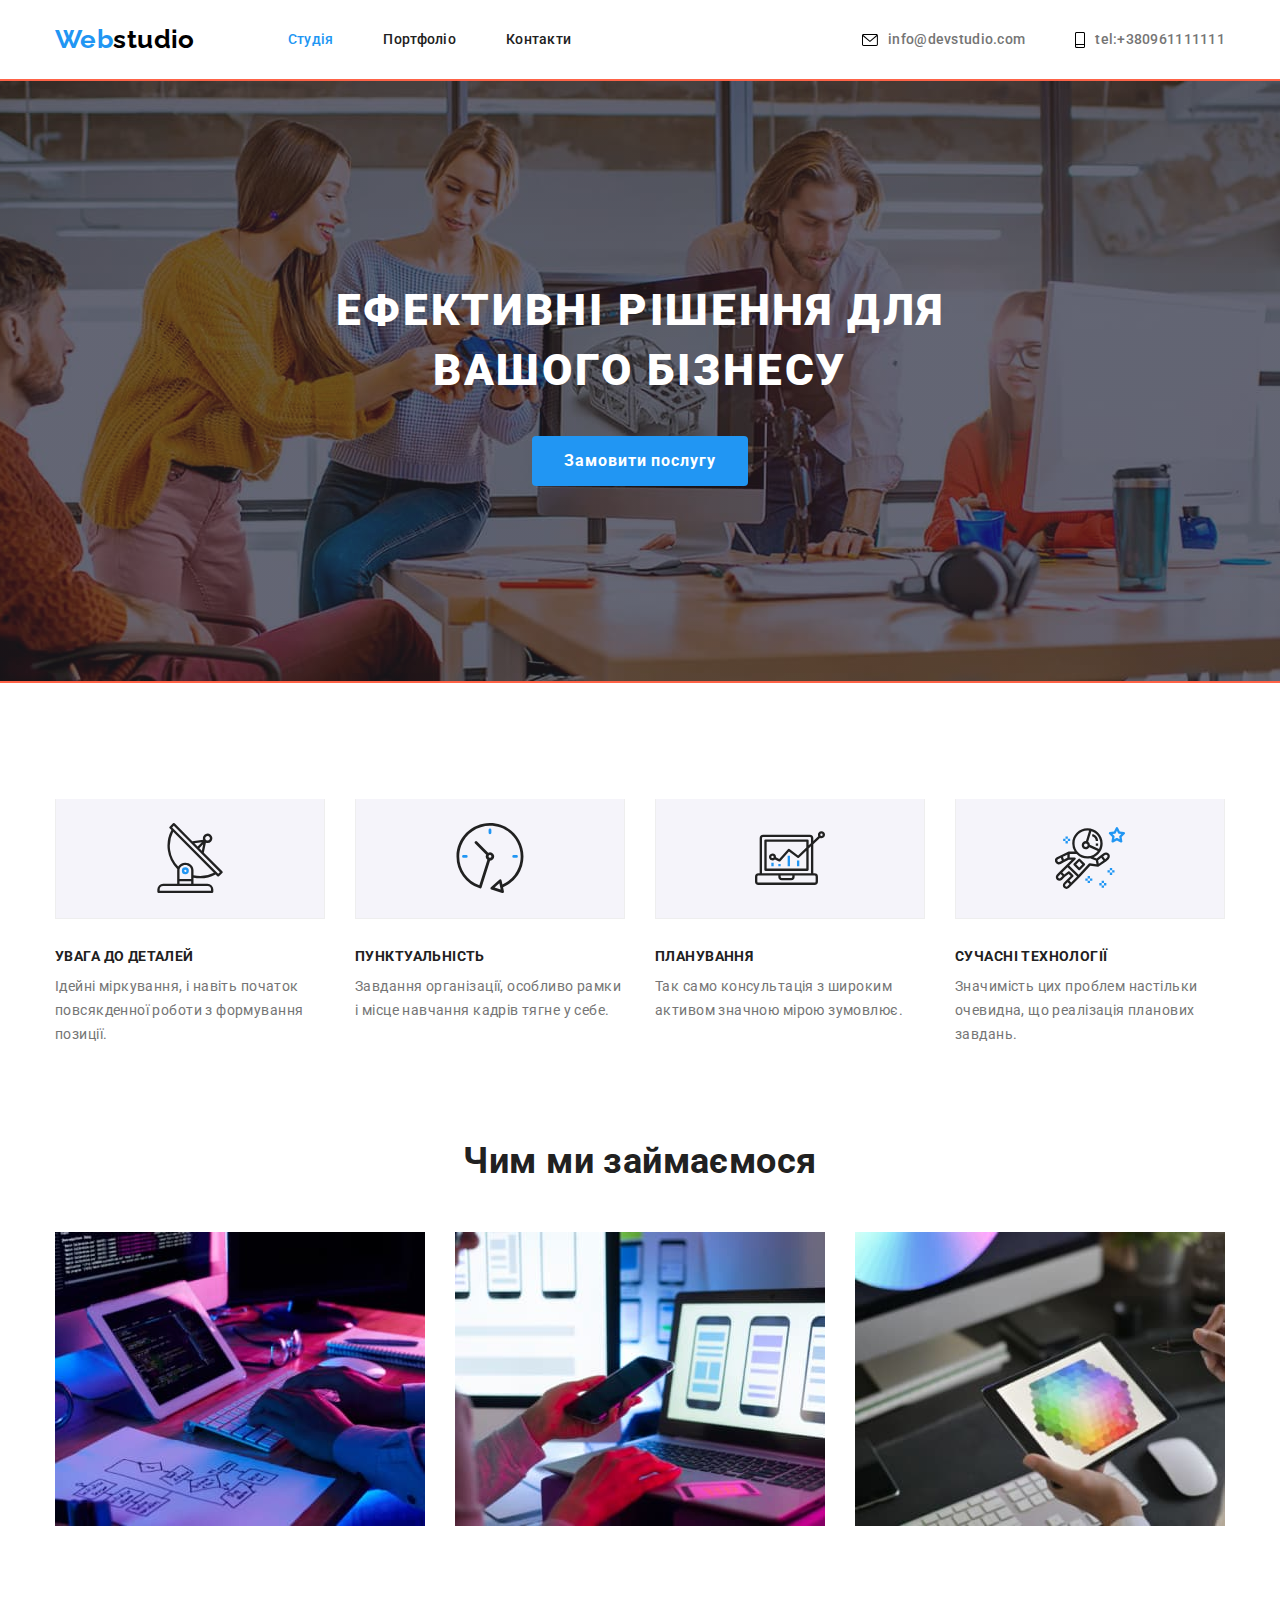
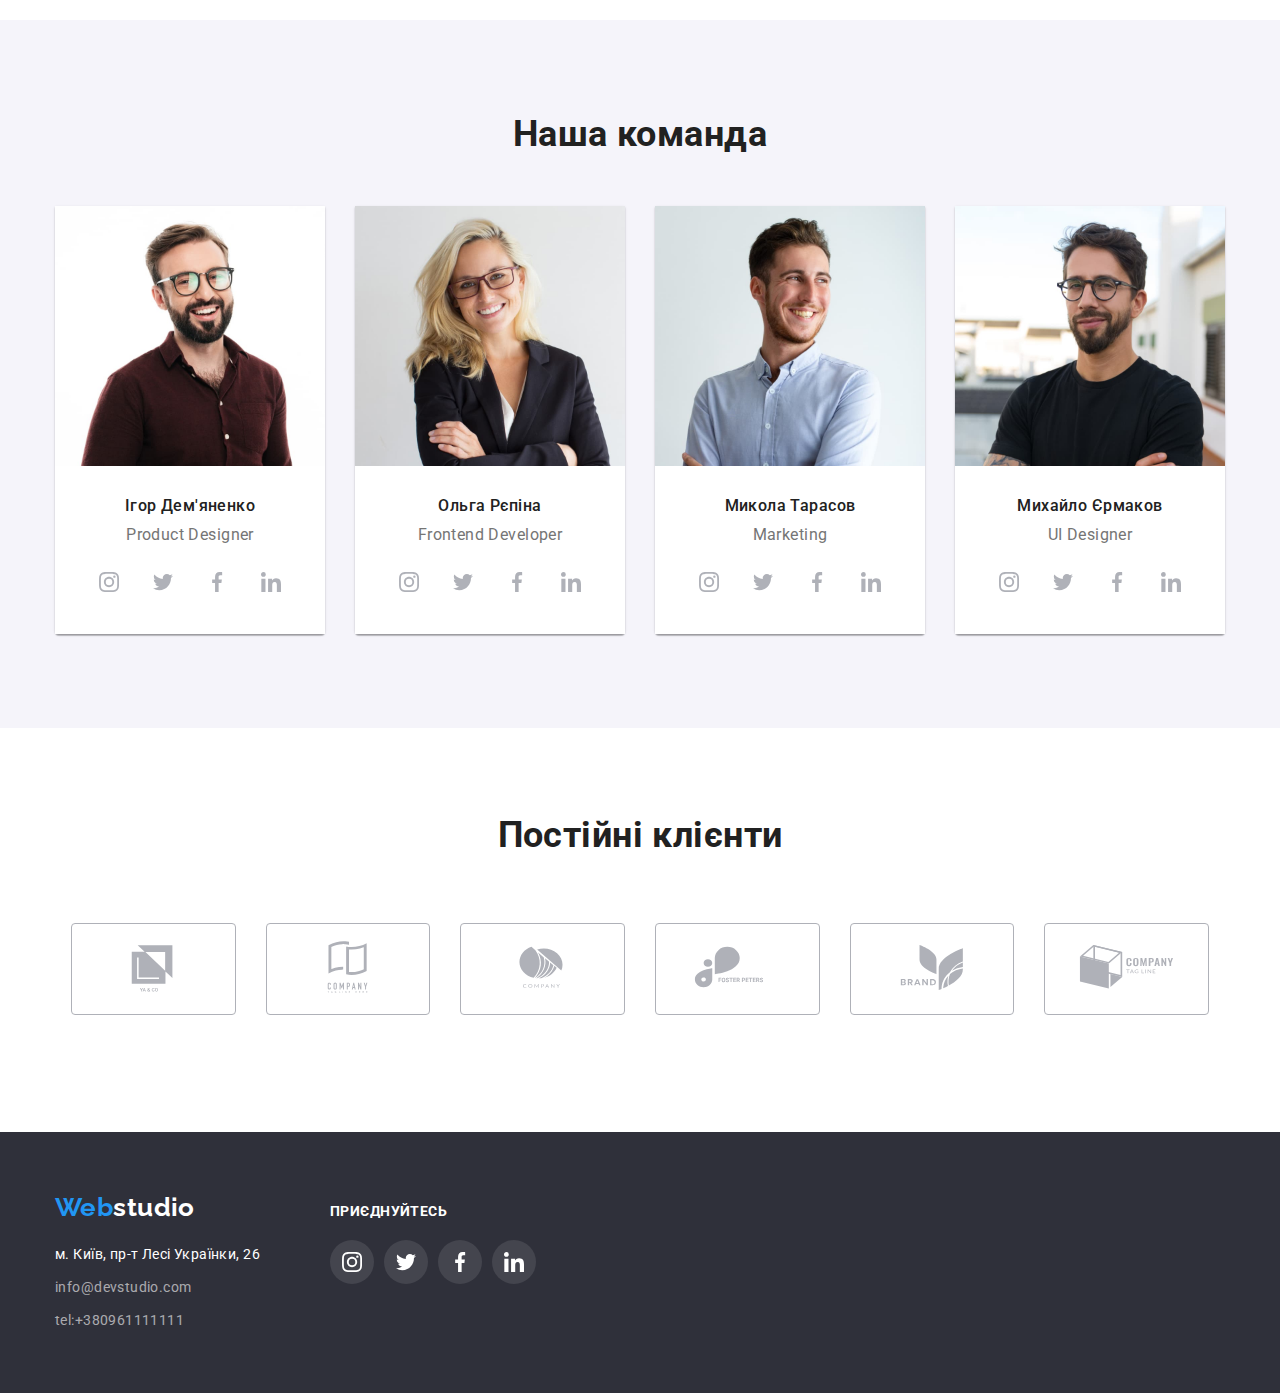
<file: index.html>
<!DOCTYPE html>
<html lang="uk">
<head>
    <meta charset="UTF-8">
    <meta http-equiv="X-UA-Compatible" content="IE=edge">
    <meta name="viewport" content="width=device-width, initial-scale=1.0">
    <title>home work 4</title>
    <link href="https://fonts.googleapis.com/css2?family=Raleway:wght@700&family=Roboto:wght@400;500;700;900&display=swap"
        rel="stylesheet">
        <link rel="https://cdnjs.cloudflare.com/ajax/libs/modern-normalize/1.1.0/modern-normalize.min.css">
        <link rel="stylesheet" href="./css/styles.css">
    </head>
<body>
    <!-- шапка сайту-->
     <header class="header">
        <div class="container container-header">
             <nav class="nav">
        <a href="./portfolio.html" class="logo">Web<span class="word">studio</span></a>
        <ul class="site-nav-list">
            <li class="site-nav-list-item"><a href="" class="link-current">Студія</a></li>
            <li class="site-nav-list-item"><a href="./portfolio.html" class="link">Портфоліо</a></li>
            <li class="site-nav-list-item"><a href="" class="link">Контакти</a></li>
        </ul> 
         </nav>
    <ul class="contacts">
        <li class="contacts-item">
        <svg class="svgadres">
            <use href="./img/symbol-defs.svg#icon-adres"></use>
        </svg>
        <a href="mailto:info@devstudio.com" class="mail">info@devstudio.com</a></li>
        <li class="contacts-item">
            <svg class="svgphone">
                <use href="./img/symbol-defs.svg#icon-smartphone"></use>
            </svg>
            <a href="tel:+380961111111" class="phone">tel:+380961111111</a></li>
    </ul>
       </div>
      </header> 
      <!--Секція Герой-->
   <main>

   <section class="hero overlay">
           <div class="container">
           <h1 class="hero-title">Ефективні рішення для<br/>вашого бізнесу</h1>
        <button type="button" class="button">Замовити послугу</button>   
    </div>
      </section>
   
   <section class="our-advantages">
    <div class="container">
        <h2 class="title-invisible">Наші переваги</h2>
          <ul class="our-advantages-list">
             <li class="advantage">
                <div class="our-advantages-cards">
                    <svg class="advantages-icon">
                        <use href="./img/symbol-defs.svg#icon-antenna"></use>
                    </svg>
                </div>
                    <h3 class="title">УВАГА ДО ДЕТАЛЕЙ</h3><p class="text">Ідейні міркування, і навіть початок повсякденної роботи з формування позиції.</p></li>
             <li class="advantage">
                <div class="our-advantages-cards">
                <svg class="advantages-icon">
                    <use href="./img/symbol-defs.svg#icon-clock"></use>
                </svg>
            </div>
                <h3 class="title">ПУНКТУАЛЬНІСТЬ</h3><p class="text">Завдання організації, особливо рамки і місце навчання кадрів тягне у себе.</p></li>
             <li class="advantage">
                <div class="our-advantages-cards">
                <svg class="advantages-icon">
                    <use href="./img/symbol-defs.svg#icon-diagram"></use>
                </svg>
            </div>
                <h3 class="title">ПЛАНУВАННЯ</h3><p class="text"> Так само консультація з широким активом значною мірою зумовлює.</p></li>
             <li class="advantage">
                <div class="our-advantages-cards">
                <svg class="advantages-icon">
                    <use href="./img/symbol-defs.svg#icon-astronaut"></use>
                </svg> 
            </div>
                <h3 class="title">СУЧАСНІ ТЕХНОЛОГІЇ</h3><p class="text">Значимість цих проблем настільки очевидна, що реалізація планових завдань.</p></li>
        </ul>
        </div>
         </section>
   
   <section class="what-we-do">
    <div class="container">
        <h2 class="title">Чим ми займаємося</h2>
    <ul class="what-we-do-list">
        <li class="what-we-do-list-card"><img src="./img/box1.jpg" alt="програміст набирає код на планшеті" width="370"></li>
        <li class="what-we-do-list-card"><img src="./img/box2.jpg" alt="програміст працєю з інтерфейсом телефону на компьютере" width="370"></li>
        <li class="what-we-do-list-card"><img src="./img/box3.jpg" alt="програміст обирає колір з палітри кольорів на планшеті" width="370"></li>
    </ul>
    </div>
       </section>
    
   <section class="team">
    <div class="container">
        <h2 class="title">Наша команда</h2>
    <ul class="team-list">
        <li class="team-list-men"><img src="./img/img8.jpg" alt="усміхнений чоловік в окулярах 35 років" width="270">
            <div class="profi-name"><h3 class="title-name">Ігор Дем'яненко</h3>
                 <p class="text">Product Designer</p>
                 <ul class="team-social">
                    <li class="team-social-card"> 
                    <a href="#" class="team-icon">
                        <svg class="team-icon-card" width="20" height="20"><use href="./img/symbol-defs.svg#icon-instagram"></use>
                        </svg>
                    </a>
                </li>
                    <li class="team-social-card">
                        <a href="#" class="team-icon">
                        <svg class="team-icon-card" width="20" height="20"><use href="./img/symbol-defs.svg#icon-twitter"></use>
                    </svg>
                </a>
            </li> 
                    <li class="team-social-card">
                        <a href="#" class="team-icon">
                            <svg class="team-icon-card" width="20" height="20"><use href="./img/symbol-defs.svg#icon-facebook"></use>
                        </svg>
                    </a>
                    </li>
                    <li class="team-social-card">
                        <a href="#" class="team-icon">
                            <svg class="team-icon-card" width="20" height="20">
                                <use href="./img/symbol-defs.svg#icon-linkedin"></use>
                        </svg>
                    </a>
                    </li>  
             </ul>
            </div>
        </li>
         <li class="team-list-men">
                <img src="./img/img9.jpg" alt="усміхнена жінка в окулярах" width="270">
            <div class="profi-name">
                <h3 class="title-name">Ольга Рєпіна</h3>
                <p class="text">Frontend Developer</p>
                <ul class="team-social">
                    <li class="team-social-card"> 
                    <a href="#" class="team-icon">
                        <svg class="team-icon-card"><use href="./img/symbol-defs.svg#icon-instagram"></use>
                        </svg>
                    </a>
                </li>
                    <li class="team-social-card">
                        <a href="#" class="team-icon">
                        <svg class="team-icon-card"><use href="./img/symbol-defs.svg#icon-twitter"></use>
                    </svg>
                </a>
            </li> 
                    <li class="team-social-card">
                        <a href="#" class="team-icon">
                            <svg class="team-icon-card"><use href="./img/symbol-defs.svg#icon-facebook"></use>
                        </svg>
                    </a>
                    </li>
                    <li class="team-social-card">
                        <a href="#" class="team-icon">
                            <svg class="team-icon-card"><use href="./img/symbol-defs.svg#icon-linkedin"></use>
                        </svg>
                    </a>
                    </li>  
             </ul>
            </div>
        </li>
        <li class="team-list-men">
                <img src="./img/img10.jpg" alt="усміхнений молодик у блакитній сорочці" width="270">
            <div class="profi-name">
                <h3 class="title-name">Микола Тарасов</h3>
                <p class="text">Marketing</p>
                <ul class="team-social">
                    <li class="team-social-card"> 
                    <a href="#" class="team-icon">
                        <svg class="team-icon-card"><use href="./img/symbol-defs.svg#icon-instagram"></use>
                        </svg>
                    </a>
                </li>
                    <li class="team-social-card">
                        <a href="#" class="team-icon">
                        <svg class="team-icon-card"><use href="./img/symbol-defs.svg#icon-twitter"></use>
                    </svg>
                </a>
            </li> 
                    <li class="team-social-card">
                        <a href="#" class="team-icon">
                            <svg class="team-icon-card"><use href="./img/symbol-defs.svg#icon-facebook"></use>
                        </svg>
                    </a>
                    </li>
                    <li class="team-social-card">
                        <a href="#" class="team-icon">
                            <svg class="team-icon-card"><use href="./img/symbol-defs.svg#icon-linkedin"></use>
                        </svg>
                    </a>
                    </li>  
             </ul>
             </div>
         </li>
        <li class="team-list-men">
                <img src="./img/img11.jpg" alt="бородатий усміхнений молодик в окулярах" width="270">
            <div class="profi-name">
                <h3 class="title-name">Михайло Єрмаков</h3>
                <p class="text">UI Designer</p>
                <ul class="team-social">
                    <li class="team-social-card"> 
                    <a href="#" class="team-icon">
                        <svg class="team-icon-card"><use href="./img/symbol-defs.svg#icon-instagram"></use>
                        </svg>
                    </a>
                </li>
                    <li class="team-social-card">
                        <a href="#" class="team-icon">
                        <svg class="team-icon-card"><use href="./img/symbol-defs.svg#icon-twitter"></use>
                    </svg>
                </a>
            </li> 
                    <li class="team-social-card">
                        <a href="#" class="team-icon">
                            <svg class="team-icon-card"><use href="./img/symbol-defs.svg#icon-facebook"></use>
                        </svg>
                    </a>
                    </li>
                    <li class="team-social-card">
                        <a href="#" class="team-icon">
                            <svg class="team-icon-card"><use href="./img/symbol-defs.svg#icon-linkedin"></use>
                        </svg>
                    </a>
                    </li>  
             </ul>
            </div>
         </li>   
    </ul>
    </div>
    </section>

    <section class="customers">
<div class="container">
<h3 class="title">Постійні клієнти</h3>
<ul class="customers-list">
    <li class="customers-list-card">
        <a href="#" class="customers-list-link">
            <svg class="customer-icon" width="106" height="60">
              <use href="./img/symbol-defs.svg#icon-groups"></use>
            </svg>
        </a>
        </li>
        <li class="customers-list-card">
            <a href="#" class="customers-list-link">
                <svg class="customer-icon" width="106" height="60">
                  <use href="./img/symbol-defs.svg#icon-companys"></use>
                </svg>
            </a>
            </li>
            <li class="customers-list-card">
                <a href="#" class="customers-list-link">
                    <svg class="customer-icon" width="106"height="60">
                      <use href="./img/symbol-defs.svg#icon-companyrauns"></use>
                    </svg>
                </a>
                </li>
                <li class="customers-list-card">
                    <a href="#" class="customers-list-link">
                        <svg class="customer-icon" width="106"height="60">
                          <use href="./img/symbol-defs.svg#icon-partnerss"></use>
                        </svg>
                    </a>
                    </li>
                    <li class="customers-list-card">
                        <a href="#" class="customers-list-link">
                            <svg class="customer-icon" width="106" height="60">
                              <use href="./img/symbol-defs.svg#icon-brends"></use>
                            </svg>
                        </a>
                        </li>
                        <li class="customers-list-card">
                            <a href="#" class="customers-list-link">
                                <svg class="customer-icon" width="106" height="60">
                                  <use href="./img/symbol-defs.svg#icon-companylinks"></use>
                                </svg>
                            </a>
                         </li>
                    </ul>
             </div>
        </section>
    </main>
        <!--Footer-->
        <footer class="footer">
            <div class="container footerlogo">
               <div class="container-footer">
                <a href="./portfolio.html" class="logo">Web<span class="word">studio</span></a>
                <address class="adress">
                    <ul class="adress-list">
                        <li class="adress-list-item"><a href="#" class="post">м. Київ, пр-т Лесі Українки, 26</a></li>
                        <li class="adress-list-item"><a href="mailto:info@devstudio.com" class="mails">info@devstudio.com</a>
                        </li>
                        <li class="adress-list-item"><a href="tel:+380961111111" class="phones">tel:+380961111111</a></li>
                    </ul>
                </address>
            </div>
                <div class="container-footer-insta">
                    <p class="footer-title">ПРИЄДНУЙТЕСЬ</p>
                    <ul class="footer-list">
                        <li class="footer-social-list">
                            <a href="#" class="footer-icon">
                            <svg class="footer-svg" width="20" height="20">
                                <use href="./img/symbol-defs.svg#icon-instagram"></use></svg></a>
                         </li>
                         <li class="footer-social-list">
                            <a href="#" class="footer-icon">
                            <svg class="footer-svg" width="20" height="20">
                                <use href="./img/symbol-defs.svg#icon-twitter"></use></svg></a>
                         </li>
                         <li class="footer-social-list">
                            <a href="#" class="footer-icon">
                            <svg class="footer-svg" width="20" height="20">
                                <use href="./img/symbol-defs.svg#icon-facebook"></use></svg></a>
                         </li>
                         <li class="footer-social-list">
                            <a href="#" class="footer-icon">
                            <svg class="footer-svg" width="20" height="20">
                                <use href="./img/symbol-defs.svg#icon-linkedin"></use></svg></a>
                         </li>
                    </ul>
                </div>
            </div>
            
        </footer>
        </body>
        </html>
</file>
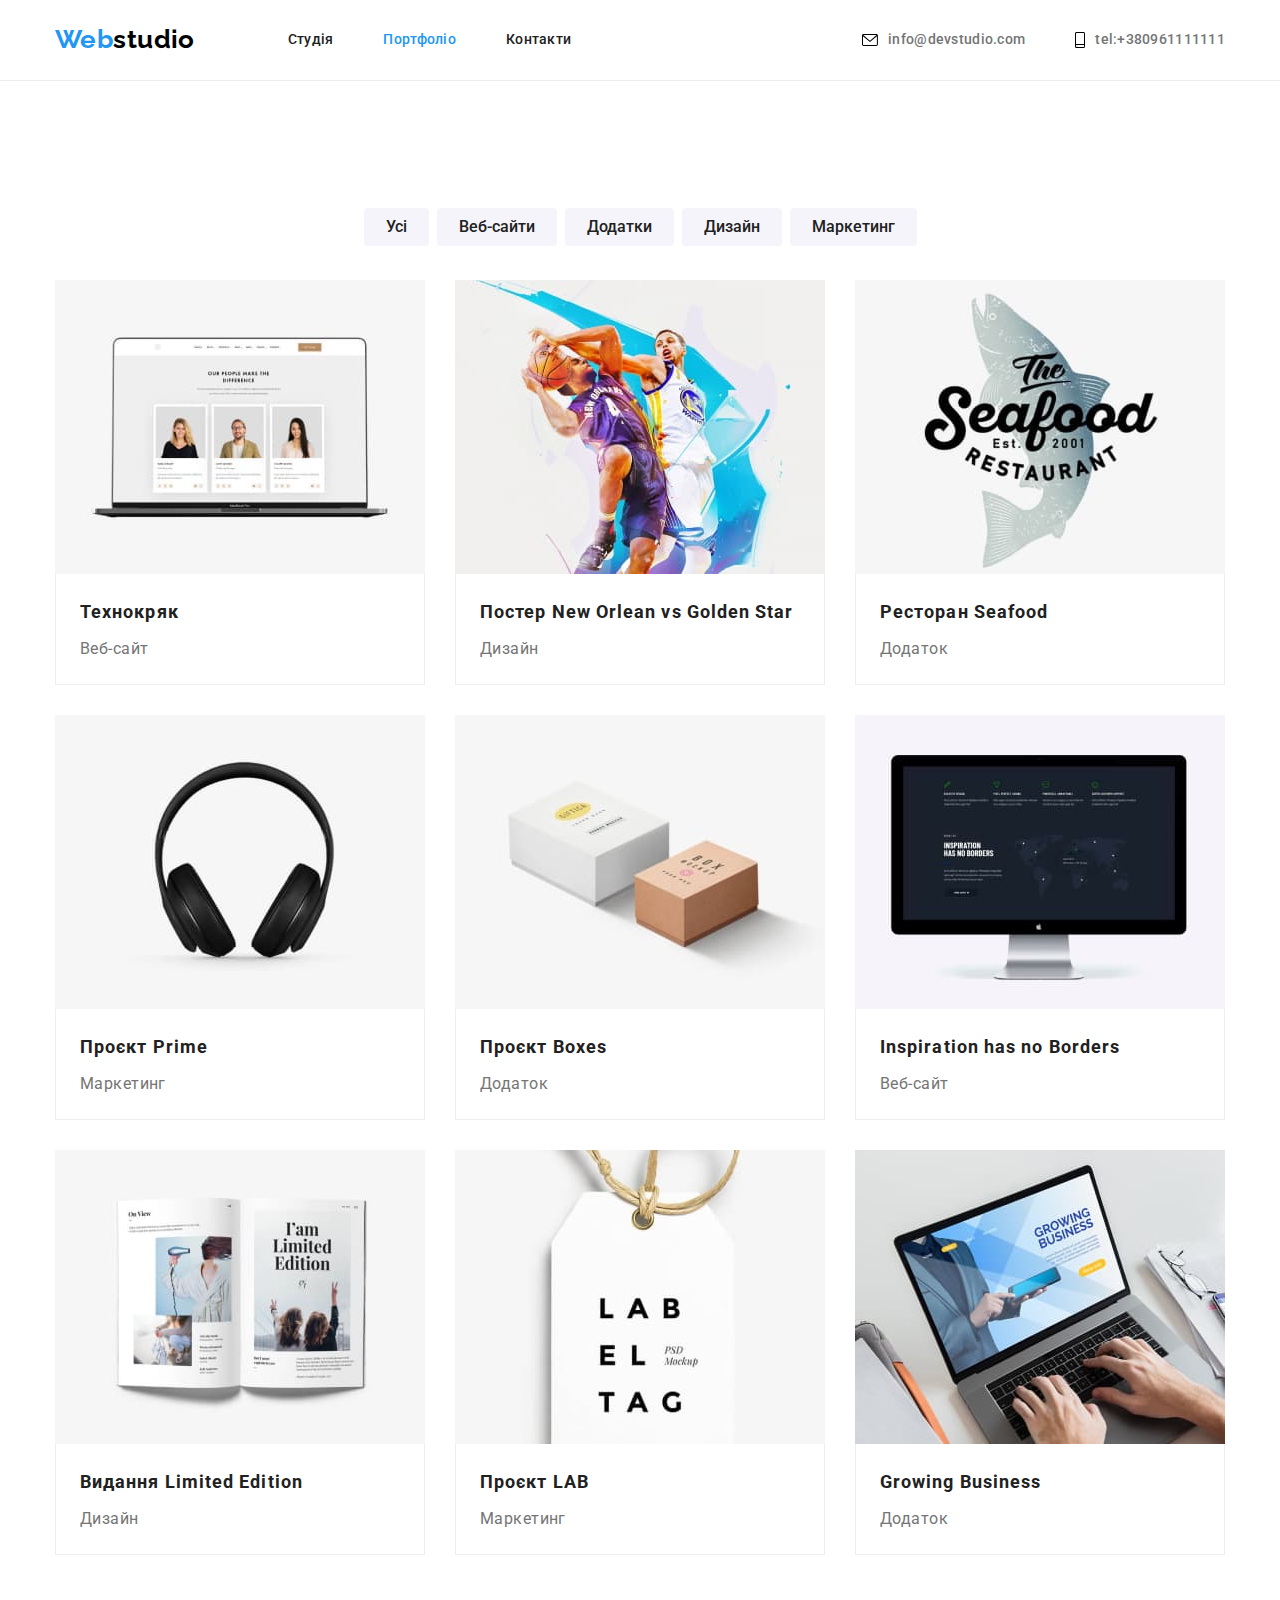
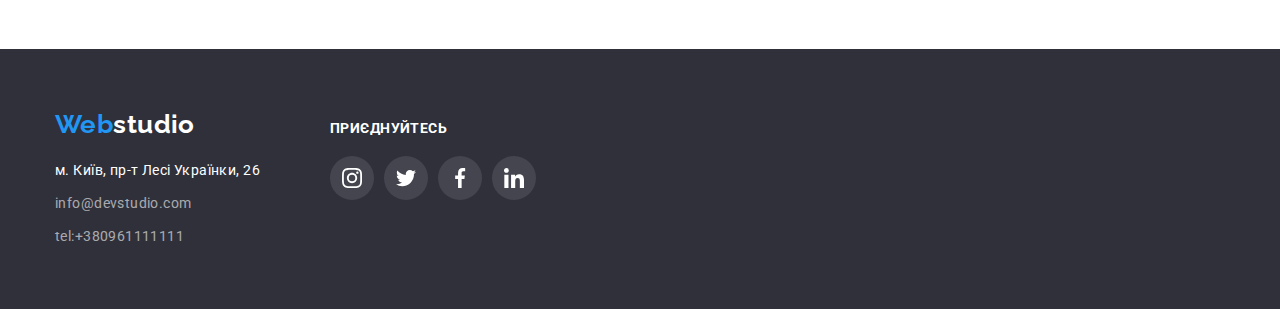
<file: portfolio.html>
<!DOCTYPE html>
<html lang="uk">
<head>
    <meta charset="UTF-8">
    <meta http-equiv="X-UA-Compatible" content="IE=edge">
    <meta name="viewport" content="width=device-width, initial-scale=1.0">
    <title>home work 4</title>
<link href="https://fonts.googleapis.com/css2?family=Raleway:wght@700&family=Roboto:wght@400;500;700;900&display=swap"
    rel="stylesheet">
    <link rel="https://cdnjs.cloudflare.com/ajax/libs/modern-normalize/1.1.0/modern-normalize.min.css">
    <link rel="stylesheet" href="./css/styles.css">
</head>
<body class="page">
    <!-- шапка сайту-->
    <header class="header">
        <div class="container container-header">
            <nav class="nav">
                <a href="./index.html" class="logo">Web<span class="word">studio</span></a>
                <ul class="site-nav-list">
                    <li class="site-nav-list-item"><a href="./index.html" class="link">Студія</a></li>
                    <li class="site-nav-list-item"><a href="" class="link-current">Портфоліо</a></li>
                    <li class="site-nav-list-item"><a href="" class="link">Контакти</a></li>
                 </ul>
            </nav>
            <ul class="contacts">
                <li class="contacts-item">
                <svg class="svgadres">
                    <use href="./img/symbol-defs.svg#icon-adres"></use>
                </svg>
                <a href="mailto:info@devstudio.com" class="mail">info@devstudio.com</a></li>
                <li class="contacts-item">
                    <svg class="svgphone">
                        <use href="./img/symbol-defs.svg#icon-smartphone"></use>
                    </svg>
                    <a href="tel:+380961111111" class="phone">tel:+380961111111</a></li>
            </ul>
         </div>
     </header>
          <!--Портфоліо-->
      
       <main class="works">
        <section class="portfolio">
            <div class="container">
            <h1 class="title-invisible">Наші напрацювання</h1>
            <ul class="filters">
                <li class="filters-button"><button type="button" class="button">Усі</button></li>
                <li class="filters-button"><button type="button" class="button">Веб-сайти</button></li>
                <li class="filters-button"><button type="button" class="button">Додатки</button></li>
                <li class="filters-button"><button type="button" class="button">Дизайн</button></li>
                <li class="filters-button"><button type="button" class="button">Маркетинг</button></li>
            </ul>
            <ul class="card">
            <li class="item">
                   <a href="#" class="promo"><img src="./img/img22.jpg" alt="Відкрита сторінка веб сайту на ноутбуці" width= "370">
                <div class="card-set">
                    <h2 class="title">Технокряк</h2>
                    <p class="text">Веб-сайт</p>
                </div>
                  </a>
            </li>

            <li class="item"> 
                   <a href="#" class="promo"><img src="./img/img23.jpg" alt="Два баскетболиста з мячем" width="370">
                <div class="card-set"><h2 class="title">Постер New Orlean vs Golden Star</h2>
                   <p class="text">Дизайн</p>
                </div>
                   </a>
            </li>

            <li class="item">
                    <a href="#" class="promo"><img src="./img/img24.jpg" alt="Напис морська їжа на фоні риби" width="370">
                <div class="card-set"><h2 class="title">Ресторан Seafood</h2>
                <p class="text">Додаток</p>
                </div>
            </a>
            </li>

            <li class="item">
                <a href="#" class="promo"><img src="./img/img25.jpg" alt="Чорні навушники" width="370">
                <div class="card-set">
                 <h2 class="title" >Проєкт Prime</h2>
                 <p class="text">Маркетинг</p>
                </div>
                </a>
            </li>

            <li class="item">
                <a href="#" class="promo"><img src="./img/img26.jpg" alt="Дві коробки, одна біла, друга рожева" width="370">
                <div class="card-set">
                    <h2 class="title">Проєкт Boxes</h2>
                <p class="text">Додаток</p>
            </div>
            </a>
            </li>

            <li class="item">
                <a href="#" class="promo"><img src="./img/img27.jpg" alt="монітор, на якому відкрито веб-сторінку" width="370">
                <div class="card-set">
                    <h2 class="title">Inspiration has no Borders</h2>
                <p class="text">Веб-сайт</p>
            </div>
            </a>
            </li>

            <li class="item">
               
                <a href="#" class="promo"><img src="./img/img28.jpg" alt="відкритий журнал з фотографіями" width="370">
                <div class="card-set"><h2 class="title">Видання Limited Edition</h2>
                <p class="text">Дизайн</p>
            </div>
            </a>
            </li>

            <li class="item">
                <a href="#" class="promo"><img src="./img/img29.jpg" alt="цінник на мотузці" width="370">
                <div class="card-set">
                <h2 class="title">Проєкт LAB</h2>
                <p class="text">Маркетинг</p>
                </div>
            </a>
            </li>

            <li class="item">
                <a href="#" class="promo"><img src="./img/img30.jpg" alt="відкритий ноутбук, за яким працює людина" width="370">
                <div class="card-set">
                    <h2 class="title">Growing Business</h2>
                <p class="text">Додаток</p>
            </div>
            </a>
            </li>
            </ul>
        </div>
     </section>         
     </main>
        <!--Footer-->
        <footer class="footer">
            <div class="container footerlogo">
               <div class="container-footer">
                <a href="./portfolio.html" class="logo">Web<span class="word">studio</span></a>
                <address class="adress">
                    <ul class="adress-list">
                        <li class="adress-list-item"><a href="#" class="post">м. Київ, пр-т Лесі Українки, 26</a></li>
                        <li class="adress-list-item"><a href="mailto:info@devstudio.com" class="mails">info@devstudio.com</a>
                        </li>
                        <li class="adress-list-item"><a href="tel:+380961111111" class="phones">tel:+380961111111</a></li>
                    </ul>
                </address>
            </div>
                <div class="container-footer-insta">
                    <p class="footer-title">ПРИЄДНУЙТЕСЬ</p>
                    <ul class="footer-list">
                        <li class="footer-social-list">
                            <a href="#" class="footer-icon">
                            <svg class="footer-svg" width="20" height="20">
                                <use href="./img/symbol-defs.svg#icon-instagram"></use></svg></a>
                         </li>
                         <li class="footer-social-list">
                            <a href="#" class="footer-icon">
                            <svg class="footer-svg" width="20" height="20">
                                <use href="./img/symbol-defs.svg#icon-twitter"></use></svg></a>
                         </li>
                         <li class="footer-social-list">
                            <a href="#" class="footer-icon">
                            <svg class="footer-svg" width="20" height="20">
                                <use href="./img/symbol-defs.svg#icon-facebook"></use></svg></a>
                         </li>
                         <li class="footer-social-list">
                            <a href="#" class="footer-icon">
                            <svg class="footer-svg" width="20" height="20">
                                <use href="./img/symbol-defs.svg#icon-linkedin"></use></svg></a>
                         </li>
                    </ul>
                </div>
            </div>
            
        </footer>
        </body>
        </html>
</file>
<file: css/styles.css>
html {
    box-sizing: border-box;
}

*,
*::before,
*::after {
    box-sizing: inherit;
}

:root {
    --brend-color: #FFFFFF;
    --accent-color: #2196F3;
    --brend-text-color: #212121;
}

body {
    margin: 0px;
    background-color: var(--brend-color);
    color: #212121;
    font-family: Roboto, sans-serif;
    font-size: 14px;
    letter-spacing: 0.03em;
    box-sizing: inherit;    
}

ul {
    list-style: none;
    padding: 0px;
    margin: 0px;
}

 .container {
     display: block; 
     width: 1200px;
     padding-left: 15px;
     padding-right: 15px;
     margin-left: auto;
     margin-right: auto; 
    
 }

h1,
h2,
h3,
p {
    margin-top: 0;
    margin-bottom: 0;
}

/* Хедер - Навігація */
        /* логотип */

.container-header {
display: flex;
}

.logo {
    margin-right: 93px;
    padding-top: 24px;
    padding-bottom: 25px;
    color: var(--accent-color);
    font-family: Raleway, sans-serif;
    font-weight: 700;
    font-size: 26px;
    line-height: 1.19;
    text-decoration: none;
}

.nav .word {
        color: #000000;
        font-family: Raleway, sans-serif;
        font-weight: 700;
        font-size: 26px;
        line-height: 1.19;
        text-decoration: none;
}

.header {
    background-color: var(--brend-color); 
    border-bottom: 1px solid #ECECEC;
}

.nav {
display: flex;
}

.site-nav-list {
    display: flex;
}

.site-nav-list a {
    display: block;
    padding-top: 32px;
    padding-bottom: 32px;
   }

.site-nav-list .site-nav-list-item {
  margin-right: 50px;  
}

.site-nav-list .site-nav-list-item:last-child {
margin-right: 0px;
}

.site-nav-list .link {
    font-weight: 500;
    line-height: 1.14;
    letter-spacing: 0.02em;
    color: var(--brend-text-color);
    text-decoration: none;
}

.site-nav-list .link:hover,
.site-nav-list .link:focus {
        font-weight: 500;
        line-height: 1.14;
        letter-spacing: 0.02em;
        color: var(--accent-color);
        text-decoration: none;
}

.site-nav-list .link-current {
    font-weight: 500;
    line-height: 1.14;
    letter-spacing: 0.02em;
    color: var(--accent-color);
    text-decoration: none;
}

/* Хедер - контакти */

.header .contacts a {
        font-style: normal;
        font-weight: 500;
        font-size: 14px;
        line-height: 1.14;
        letter-spacing: 0.02em; 
        color: #757575;
        text-decoration: none;
        }

.header .contacts a:hover, 
.header .contacts a:focus {
    color: var(--accent-color);
}

.header .contacts a.phone:hover, 
.header .contacts a.phone:focus {
    color: var(--accent-color);
}

.contacts {
    display: flex;
    margin-left: auto;
  }

 .contacts .contacts-item + .contacts-item {
margin-left: 50px;
 }

 .contacts a {
     display: flex;
     padding-top: 32px;
     padding-bottom: 32px;
     margin-left: auto;
    }

.svgadres {
    display: flex;
    width: 16px;
    height: 12px;
    margin-right: 10px;
    background-color: var(--brend-color);
    background-size: contain;
    color: #757575;    
}

.svgphone {
    display: flex;
    width: 10px;
    height: 16px;
    margin-right: 10px;
    background-color: var(--brend-color);
    background-size: contain;
    color: #757575;  
}


.contacts-item {
    display: flex;
    align-items: center;
}
.contacts-item:hover svg {
    fill: #2196F3;
}

contacts.contacts-item.svgadres:hover {
    display: block;
    color: #2196F3;
  }

 /* OVERLAY */

 .overlay {
    height: 600px;
    max-width: 1600px;
    margin-left: auto;
    margin-right: auto;
    background-image: linear-gradient(to top, rgba(47, 48, 58, 0.4),
     rgba(47, 48, 58, 0.4)),url(../img/img1.jpg);
    outline: 2px solid tomato;
    background-size: cover;
    background-position: center;
    background-repeat: no-repeat;  
 }

/* Hero */

.hero {
    padding-top: 200px;
    padding-bottom: 200px;
    text-align: center;
    background-color:#C4C4C4;
   }

 .hero .hero-title {
        font-weight: 900;
        font-size: 44px;
        line-height: 1.36; 
        text-align: center;
        letter-spacing: 0.06em;
        text-transform: uppercase;
        color: var(--brend-color);
        margin-bottom: 35px;
       }

       /* Наші переваги */

       .our-advantages-cards {
        display: flex;
        justify-content: center;
        align-items: center;
        width: 270px;
        height: 120px;
        margin-bottom: 30px;
        border:1px solid #EEEEEE;
        border-width: 0px 1px 1px 1px;
        background-color:#F5F4FA;
       }

       .advantages-card-icon {
        display: flex;
        background-color:#F5F4FA;
       }

       .advantages-icon {
       background-position: center;
       height: 70px;
       width: 70px;
       background-color:#F5F4FA;
       }

               .our-advantages .title {
                font-weight: 700;
                font-size: 14px;
                line-height: 1.14;
                text-transform: uppercase;
                color: var(--brend-text-color);
                margin-bottom: 10px;
                 }

                 .advantage {
                    display: block;
                    width: 270px;
                 }

          .advantages-card {
            display: flex;
            gap: 30px;
            margin-bottom: 25px;
            
          }  
          
          .advantages-card-icon {
          flex-basis: calc((100% - 90px) / 4);
          height: 120px;
          width: 270px; 
          justify-content: center;
          align-items: center;
          }

.our-advantages-list {
    display: flex;
    gap: 30px; 
}

.our-advantages-list .advantages {
flex-basis: calc((100% - 90px) / 4);
}

      .our-advantages .text {
            line-height: 1.71;
            color: #757575;
            margin: 0px;
            padding: 0px;
        }

        .our-advantages .title-invisible {
        visibility: hidden;
        }

.our-advantages {
    padding-top: 94px;
    padding-bottom: 94px;
}

 /* Чим ми займаємось */

         .what-we-do {
           padding-bottom: 94px;
           background-color: var(--brend-color);
          }

              .what-we-do .title {
                font-weight: 700;
                font-size: 36px;
                line-height: 1.16;
                color: var(--brend-text-color);
                text-align: center;
                margin-bottom: 50px;
         }

.what-we-do-list {
    display: flex;
}

 .what-we-do-list .what-we-do-list-card {
    margin-right: 30px;
 } 

 .what-we-do-list .what-we-do-list-card:last-child {
     margin-right: 0px;
 }

/* Наша команда */

         .team {
            padding-top: 94px;
            padding-bottom: 94px;
            background-color: #F5F4FA;
         } 
        
         .team .title {
            font-weight: 700;
            font-size: 36px;
            line-height: 1.16;
            color: var(--brend-text-color); 
            margin-bottom: 50px;
            text-align: center;
        }

         .team .title-name {
                font-weight: 500;
                font-size: 16px;
                line-height: 1.19;         
                color: var(--brend-text-color);
                margin-bottom: 10px;
                text-align: center;
                }

                .team-list-men {
                    box-shadow: 0px 1px 3px rgba(0, 0, 0, 0.12),
                     0px 1px 1px rgba(0, 0, 0, 0.14), 
                     0px 2px 1px rgba(0, 0, 0, 0.2);
                    border-radius: 0px 0px 4px 4px;
}

.team-list {
    display: flex;
    }

img {
    display: block;
    max-width: 100%;
    height: auto;
}

.team-list .team-list-men {
    margin-right: 30px;
}

.team-list .team-list-men:last-child {
    margin-right: 0px;
}

.team .text {
        font-size: 16px;
        line-height: 1.19;
        color: #757575;
        margin-bottom: 16px;
        text-align: center;
}

.profi-name {
    display: block;
    padding-top: 30px;
    background: var(--brend-color);
    padding-bottom: 30px;
    }

    .team-social {
        display: flex;
        margin-right: 32px;
        margin-left: 32px;
        gap: 10px;
        }

    .team-social-card {
        display: block;
        flex-basis: calc((100% - 30px) / 4);
        justify-content: center;
        align-items: center;
        background-position: center;
        width: 44px;
        height: 44px;
       border-radius: 50%;
    }

    .team-icon {
        display: flex;
        justify-content: center;
        align-items: center;
        padding: 0px;
        margin: 0px;
        width: 44px;
        height: 44px;
        }

    .team-icon:hover {
        background-color: #2196F3;
        border-radius: 50%;
       }

    .team-icon:hover svg {
         fill: var(--brend-color);
        }

    .team-icon-card {
        fill: #afb1b8;
        width: 20px;
        height: 20px;
    }

    /* Our customers */

    .customers {
        padding-top: 87px;
        padding-bottom: 101px;
        background-color: var(--brend-color)       
    }

    .customers .title {
        margin-bottom: 50px;
        font-style: normal;
        font-weight: 700;
        font-size: 36px;
        line-height: 1.16;
        text-align: center;
        color: var(--brend-text-color);
    }
    .customers-list {
        display: flex;
        gap: 30px;
        padding: 16px; 
        }

       .customers-list-card {
        display: flex;
        flex-basis: calc((100% - 150px) / 6);
        height: 92px;
        width: 170px; 
        justify-content: center;
        align-items: center;
        border: 1px solid #AFB1B8;
        border-radius: 4px;
        }

        .customers-list-card:hover {
            fill: #2196F3;
            border: 1px solid #2196F3;
        }

        .customers-list-card:hover svg {
            fill: #2196F3;
        }

      .customers-list-link {
        display: inline-block;
        justify-content: center;  
      }

      .customer-icon {
        fill: #AFB1B8; 
      }

/* Button */

.button {
    display: inline-block;
    font-family: inherit; 
    font-weight: 500;
    font-size: 16px;
    line-height: 1.62;
    text-align: center;
    color: var(--brend-text-color);
   background-color: #F5F4FA; 
   cursor: pointer;
    padding: 6px 22px;
  }

.hero .button {
    display: inline-block;
    width: 216px;
    height: 50px;
    font-family: inherit;
    font-weight: 700;
    font-size: 16px;
    line-height: 1.87;
    align-items: center;
    text-align: center;
    letter-spacing: 0.06em;
    color: var(--brend-color);
    background-color: var(--accent-color);
    vertical-align: middle;
    border: none;
    border-radius: 4px;
}

.hero .button:hover,
.hero .button:focus {
    display: inline-block;
    color: var(--brend-color);
    background: #188CE8;
    border-radius: 4px;
    
}

.portfolio .button {
    border: none;
    border-radius: 4px;
}

.portfolio .button:hover,
.portfolio .button:focus {
    display: inline-block;
    font-family: inherit;
    font-weight: 500;
    font-size: 16px;
    line-height: 1.62;
    text-align: center;
    color: var(--brend-color);
    border: none;
    background-color: var(--accent-color);
    box-shadow: 0px 3px 1px rgba(0, 0, 0, 0.1),
                0px 1px 2px rgba(0, 0, 0, 0.08), 
                0px 2px 2px rgba(0, 0, 0, 0.12);
}

/* Footer */
.footer {
    padding-top: 60px;
    padding-bottom: 60px;
    background-color: #2F303A;
}
 /* логотип */

 .footer .logo {
    display: inline-block;
    margin-right: auto;
    margin-bottom: 20px;
    padding-top: 0px;
    padding-bottom: 0px;
 }

 .footer .word {
    color: var(--brend-color);
    font-family: Raleway, sans-serif;
    font-weight: 700;
    font-size: 26px;
    line-height: 1.19;
    text-decoration: none;              
}

.adress a {
    font-style: normal;
    line-height: 1.71;
    color: rgba(255, 255, 255, 0.6);
    text-decoration: none;
    }

.adress .post {
color: var(--brend-color);
}

.adress a:hover,
.adress a:focus {
        font-style: normal;
        line-height: 1.71;
        letter-spacing: 0.02em;
        color:var(--accent-color);
}

.adress-list {
    display: inline-block;
    }

.adress-list-item  {
    margin-bottom: 9px;
}

.adress-list-item:last-child {
    margin-bottom: 0px;
}


    /* icons */

    .footer-title {
        font-style: normal;
        font-weight: 700;
        font-size: 14px;
        line-height: 1.14;
        color: var(--brend-color);
        text-transform: uppercase;
        margin-bottom: 20px;
    } 
    .footer-list {
        display: block;
    }
    .footer-icon {
        height: 44px;
        width: 44px;
        display: flex;
        justify-content: center;
        align-items: center;
        background-color: rgba(255, 255, 255, 0.1);
        border-radius: 50%;
        fill: var(--brend-color);

    }
    .footer-icon:hover {
        background: #2196F3;
    }
    .footer-icon:hover svg {
        fill: var(--brend-color);
    } 

    .footer-list {
        display: flex;
        gap: 10px;
      }
    
    .footer-social-list {
        flex-basis: calc((100% - 30px) / 4);     
    }

    .container-footer-insta{
        display: block;
        width: 206px;
        justify-content: center;
        margin-left: 70px;
              
      }
      .container-footer {
        display: block;
       }

      .footerlogo {
        display: flex;
        align-items: baseline;
      }
      
/* ПОРТФОЛІО */

.portfolio {
    padding-top: 94px;
    padding-bottom: 94px;
}

.portfolio .title {
        font-weight: 700;
        font-size: 18px;
        line-height: 2;
        letter-spacing: 0.06em;
        color: var(--brend-text-color);
        margin-bottom: 4px;     
}

.title .text {
    text-decoration: none;
}

.portfolio .title-invisible {
    visibility: hidden;
}

.portfolio .text {
        font-weight: 400;
        font-size: 16px;
        line-height: 1.87;
        color: #757575;
        margin: 0px;
        padding: 0px;
        text-decoration: none;
}

/* Button-filtre */

.filters {
    display: flex;
    justify-content: center;
    margin-bottom: 34px;
   }

.filters .filters-button {
    margin-right: 8px;
}

.filters .filters-button:last-child {
    margin-right: 0;
}
          /* CARDS */

.card-set {
    display: block;
    padding-top: 20px;
    padding-bottom: 20px;
    padding-left: 24px;
    border:1px solid #EEEEEE;
    border-width: 0px 1px 1px 1px;
    }

    .promo:hover,
    .promo:active {
        border: 1px solid #EEEEEE;
        box-shadow: 0px 1px 1px rgba(0, 0, 0, 0.12), 
                    0px 4px 4px rgba(0, 0, 0, 0.06), 1px 4px 6px
                    rgba(0, 0, 0, 0.16); 
    }

.card {
    display: flex;
    flex-wrap: wrap;
    justify-content: center;
    gap: 30px;      
 }

 .card .item {
        flex-basis: calc((100% - 60px) / 3);   
}

 .card .item:nth-last-child(-n+3) {
    margin-right: 0px;
 }

.item .promo {
    text-decoration: none;
}
.item a {
    display: block;
}
</file>
